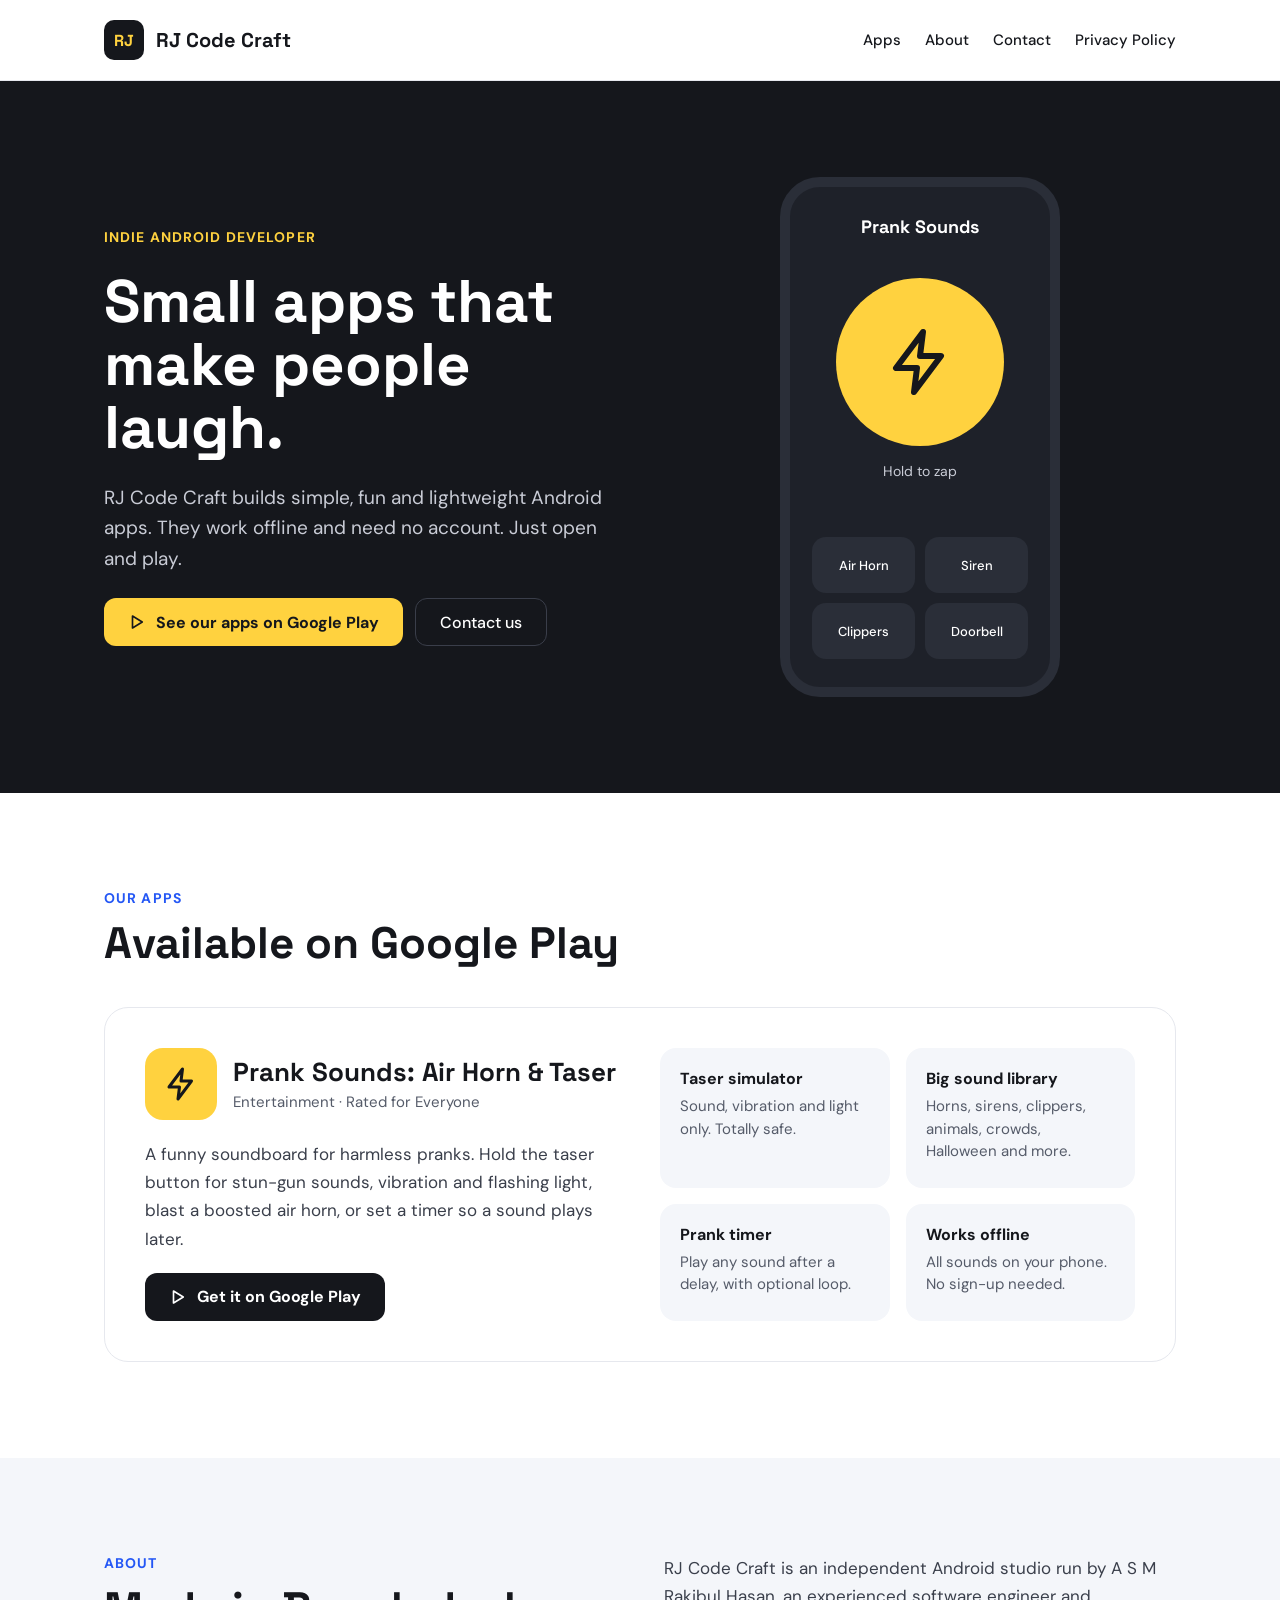
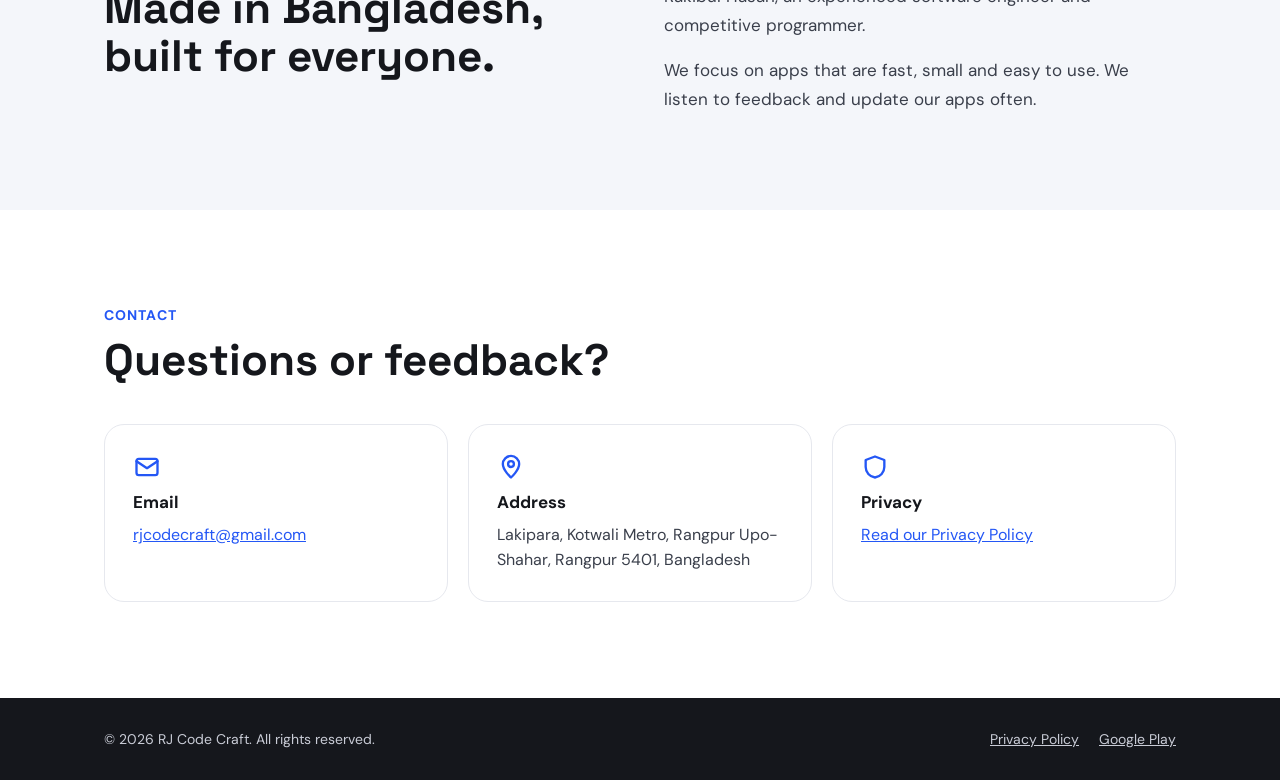
<file: index.html>
<!doctype html>
<html lang="en">
<head>
  <meta charset="utf-8">
  <meta name="viewport" content="width=device-width, initial-scale=1">
  <title>RJ Code Craft | Fun, lightweight Android apps</title>
  <meta name="description" content="RJ Code Craft is an indie Android developer from Bangladesh making simple, fun and lightweight apps like Prank Sounds: Air Horn & Taser.">
  <meta name="theme-color" content="#15171C">

  <meta property="og:type" content="website">
  <meta property="og:site_name" content="RJ Code Craft">
  <meta property="og:title" content="RJ Code Craft | Fun, lightweight Android apps">
  <meta property="og:description" content="Simple, fun and lightweight Android apps. Work offline, no account needed.">
  <meta name="twitter:card" content="summary">

  <link rel="icon" href="assets/favicon.svg" type="image/svg+xml">
  <link rel="preconnect" href="https://fonts.googleapis.com">
  <link rel="preconnect" href="https://fonts.gstatic.com" crossorigin>
  <link href="https://fonts.googleapis.com/css2?family=Space+Grotesk:wght@500;700&family=DM+Sans:wght@400;500;700&display=swap" rel="stylesheet">
  <link rel="stylesheet" href="styles.css">
</head>
<body>
  <a class="skip-link" href="#main">Skip to content</a>

  <header class="site-header">
    <div class="container">
      <a class="brand" href="#top">
        <span class="brand-mark" aria-hidden="true">RJ</span>
        <span class="brand-name">RJ Code Craft</span>
      </a>
      <nav class="site-nav" aria-label="Main">
        <a href="#apps">Apps</a>
        <a href="#about">About</a>
        <a href="#contact">Contact</a>
        <a href="https://sites.google.com/view/rj-code-craft/privacy-policy">Privacy Policy</a>
      </nav>
    </div>
  </header>

  <main id="main">
    <section id="top" class="hero">
      <div class="container section hero-grid">
        <div class="hero-copy">
          <span class="eyebrow">Indie Android developer</span>
          <h1>Small apps that make people laugh.</h1>
          <p class="hero-lede">RJ Code Craft builds simple, fun and lightweight Android apps. They work offline and need no account. Just open and play.</p>
          <div class="actions">
            <a class="btn btn-accent" href="https://play.google.com/store/apps/developer?id=RJ+Code+Craft">
              <svg width="18" height="18" viewBox="0 0 24 24" fill="none" stroke="currentColor" stroke-width="2.2" stroke-linecap="round" stroke-linejoin="round" aria-hidden="true"><path d="M6 4l13 8-13 8z"/></svg>
              See our apps on Google Play
            </a>
            <a class="btn btn-outline" href="#contact">Contact us</a>
          </div>
        </div>

        <div class="phone-wrap" aria-hidden="true">
          <div class="phone">
            <span class="phone-title">Prank Sounds</span>
            <div class="phone-zap">
              <svg width="72" height="72" viewBox="0 0 24 24" fill="none" stroke="#15171C" stroke-width="2" stroke-linecap="round" stroke-linejoin="round"><path d="M13 2L4 14h7l-1 8 9-12h-7z"/></svg>
            </div>
            <span class="phone-hint">Hold to zap</span>
            <div class="phone-pads">
              <span>Air Horn</span>
              <span>Siren</span>
              <span>Clippers</span>
              <span>Doorbell</span>
            </div>
          </div>
        </div>
      </div>
    </section>

    <section id="apps" class="container section apps">
      <div class="section-head">
        <span class="eyebrow">Our apps</span>
        <h2 class="section-title">Available on Google Play</h2>
      </div>

      <article class="app-card">
        <div class="app-main">
          <div class="app-head">
            <div class="app-icon" aria-hidden="true">
              <svg width="36" height="36" viewBox="0 0 24 24" fill="none" stroke="#15171C" stroke-width="2" stroke-linecap="round" stroke-linejoin="round"><path d="M13 2L4 14h7l-1 8 9-12h-7z"/></svg>
            </div>
            <div class="app-meta">
              <h3>Prank Sounds: Air Horn &amp; Taser</h3>
              <span>Entertainment · Rated for Everyone</span>
            </div>
          </div>
          <p class="app-desc">A funny soundboard for harmless pranks. Hold the taser button for stun-gun sounds, vibration and flashing light, blast a boosted air horn, or set a timer so a sound plays later.</p>
          <a class="btn btn-dark" href="https://play.google.com/store/apps/details?id=prank.airhornfarthaircutclippersound.hiprank.funnysound">
            <svg width="18" height="18" viewBox="0 0 24 24" fill="none" stroke="currentColor" stroke-width="2.2" stroke-linecap="round" stroke-linejoin="round" aria-hidden="true"><path d="M6 4l13 8-13 8z"/></svg>
            Get it on Google Play
          </a>
        </div>

        <ul class="features">
          <li><strong>Taser simulator</strong><span>Sound, vibration and light only. Totally safe.</span></li>
          <li><strong>Big sound library</strong><span>Horns, sirens, clippers, animals, crowds, Halloween and more.</span></li>
          <li><strong>Prank timer</strong><span>Play any sound after a delay, with optional loop.</span></li>
          <li><strong>Works offline</strong><span>All sounds on your phone. No sign-up needed.</span></li>
        </ul>
      </article>
    </section>

    <section id="about" class="about">
      <div class="container section about-grid">
        <div class="section-head">
          <span class="eyebrow">About</span>
          <h2 class="section-title">Made in Bangladesh, built for everyone.</h2>
        </div>
        <div class="about-body">
          <p>RJ Code Craft is an independent Android studio run by A S M Rakibul Hasan, an experienced software engineer and competitive programmer.</p>
          <p>We focus on apps that are fast, small and easy to use. We listen to feedback and update our apps often.</p>
        </div>
      </div>
    </section>

    <section id="contact" class="container section contact">
      <div class="section-head">
        <span class="eyebrow">Contact</span>
        <h2 class="section-title">Questions or feedback?</h2>
      </div>
      <div class="contact-grid">
        <div class="contact-card">
          <svg width="28" height="28" viewBox="0 0 24 24" fill="none" stroke="#2457F5" stroke-width="2" stroke-linecap="round" stroke-linejoin="round" aria-hidden="true"><rect x="3" y="5" width="18" height="14" rx="2"/><path d="M3 7l9 6 9-6"/></svg>
          <strong>Email</strong>
          <a href="mailto:rjcodecraft@gmail.com">rjcodecraft@gmail.com</a>
        </div>
        <div class="contact-card">
          <svg width="28" height="28" viewBox="0 0 24 24" fill="none" stroke="#2457F5" stroke-width="2" stroke-linecap="round" stroke-linejoin="round" aria-hidden="true"><path d="M12 21s-7-6.2-7-11.5A7 7 0 0 1 19 9.5C19 14.8 12 21 12 21z"/><circle cx="12" cy="9.5" r="2.5"/></svg>
          <strong>Address</strong>
          <address>Lakipara, Kotwali Metro, Rangpur Upo-Shahar, Rangpur 5401, Bangladesh</address>
        </div>
        <div class="contact-card">
          <svg width="28" height="28" viewBox="0 0 24 24" fill="none" stroke="#2457F5" stroke-width="2" stroke-linecap="round" stroke-linejoin="round" aria-hidden="true"><path d="M12 3l8 3v6c0 4.5-3.4 8.3-8 9-4.6-.7-8-4.5-8-9V6z"/></svg>
          <strong>Privacy</strong>
          <a href="https://sites.google.com/view/rj-code-craft/privacy-policy">Read our Privacy Policy</a>
        </div>
      </div>
    </section>
  </main>

  <footer class="site-footer">
    <div class="container">
      <span>© 2026 RJ Code Craft. All rights reserved.</span>
      <div class="footer-links">
        <a href="https://sites.google.com/view/rj-code-craft/privacy-policy">Privacy Policy</a>
        <a href="https://play.google.com/store/apps/developer?id=RJ+Code+Craft">Google Play</a>
      </div>
    </div>
  </footer>
</body>
</html>
</file>
<file: styles.css>
/* RJ Code Craft: shared styles */

:root {
  --ink: #15171c;
  --ink-2: #1e2129;
  --ink-3: #2a2e38;
  --line-dark: #3a3e4a;
  --text: #3a3f4b;
  --muted: #555b69;
  --on-dark: #c9ccd6;
  --line: #e6e8ee;
  --soft: #f4f6fa;
  --white: #ffffff;
  --blue: #2457f5;
  --accent: #ffd23f;

  --font-display: "Space Grotesk", system-ui, sans-serif;
  --font-body: "DM Sans", system-ui, sans-serif;
  --container: 1120px;
}

*,
*::before,
*::after {
  box-sizing: border-box;
}

html {
  scroll-behavior: smooth;
}

body {
  margin: 0;
  font-family: var(--font-body);
  color: var(--ink);
  background: var(--white);
  -webkit-font-smoothing: antialiased;
}

a {
  color: var(--blue);
}

a:hover {
  color: var(--ink);
}

:focus-visible {
  outline: 3px solid var(--blue);
  outline-offset: 3px;
}

h1,
h2,
h3 {
  margin: 0;
  font-family: var(--font-display);
  font-weight: 700;
}

p {
  margin: 0;
}

.container {
  max-width: var(--container);
  margin: 0 auto;
  padding-left: 24px;
  padding-right: 24px;
}

.skip-link {
  position: absolute;
  left: 16px;
  top: -100px;
  z-index: 10;
  padding: 12px 16px;
  border-radius: 8px;
  background: var(--ink);
  color: var(--white);
}

.skip-link:focus {
  top: 16px;
}

/* Header */

.site-header {
  border-bottom: 1px solid var(--line);
}

.site-header .container {
  display: flex;
  align-items: center;
  justify-content: space-between;
  flex-wrap: wrap;
  gap: 16px;
  padding-top: 20px;
  padding-bottom: 20px;
}

.brand {
  display: flex;
  align-items: center;
  gap: 12px;
  color: var(--ink);
  text-decoration: none;
}

.brand-mark {
  width: 40px;
  height: 40px;
  border-radius: 10px;
  background: var(--ink);
  color: var(--accent);
  display: flex;
  align-items: center;
  justify-content: center;
  font-family: var(--font-display);
  font-weight: 700;
  font-size: 16px;
}

.brand-name {
  font-family: var(--font-display);
  font-weight: 700;
  font-size: 20px;
}

.site-nav {
  display: flex;
  flex-wrap: wrap;
  gap: 8px 24px;
  font-size: 15px;
  font-weight: 500;
}

.site-nav a {
  color: var(--ink);
  text-decoration: none;
  padding: 6px 0;
}

.site-nav a:hover,
.site-nav a[aria-current="page"] {
  color: var(--blue);
}

/* Buttons */

.btn {
  display: inline-flex;
  align-items: center;
  gap: 10px;
  min-height: 48px;
  padding: 0 24px;
  border-radius: 12px;
  font-weight: 700;
  font-size: 16px;
  text-decoration: none;
  transition: transform 0.15s ease, background-color 0.15s ease;
}

.btn:hover {
  transform: translateY(-1px);
}

.btn-accent {
  background: var(--accent);
  color: var(--ink);
}

.btn-accent:hover {
  color: var(--ink);
}

.btn-outline {
  border: 1.5px solid var(--line-dark);
  color: var(--white);
  font-weight: 500;
}

.btn-outline:hover {
  color: var(--white);
  border-color: var(--on-dark);
}

.btn-dark {
  align-self: flex-start;
  background: var(--ink);
  color: var(--white);
}

.btn-dark:hover {
  color: var(--white);
  background: var(--ink-3);
}

/* Sections */

.section {
  padding-top: 96px;
  padding-bottom: 96px;
}

.section-head {
  display: flex;
  flex-direction: column;
  gap: 12px;
}

.eyebrow {
  font-size: 14px;
  font-weight: 700;
  letter-spacing: 0.08em;
  text-transform: uppercase;
  color: var(--blue);
}

.section-title {
  font-size: 44px;
  line-height: 1.1;
}

/* Hero */

.hero {
  background: var(--ink);
  color: var(--white);
}

.hero-grid {
  display: grid;
  grid-template-columns: repeat(auto-fit, minmax(300px, 1fr));
  gap: 48px;
  align-items: center;
}

.hero-copy {
  display: flex;
  flex-direction: column;
  gap: 24px;
}

.hero .eyebrow {
  color: var(--accent);
}

.hero h1 {
  font-size: 60px;
  line-height: 1.05;
}

.hero-lede {
  font-size: 19px;
  line-height: 1.6;
  color: var(--on-dark);
  max-width: 520px;
}

.actions {
  display: flex;
  flex-wrap: wrap;
  gap: 12px;
}

/* Drawn phone mockup */

.phone-wrap {
  display: flex;
  justify-content: center;
}

.phone {
  width: 280px;
  height: 520px;
  border-radius: 40px;
  border: 10px solid var(--ink-3);
  background: var(--ink-2);
  padding: 28px 22px;
  display: flex;
  flex-direction: column;
  align-items: center;
  gap: 16px;
}

.phone-title {
  font-family: var(--font-display);
  font-weight: 700;
  font-size: 18px;
}

.phone-zap {
  width: 168px;
  height: 168px;
  margin-top: 24px;
  border-radius: 50%;
  background: var(--accent);
  display: flex;
  align-items: center;
  justify-content: center;
}

.phone-hint {
  font-size: 14px;
  color: var(--on-dark);
}

.phone-pads {
  display: grid;
  grid-template-columns: 1fr 1fr;
  gap: 10px;
  width: 100%;
  margin-top: auto;
}

.phone-pads span {
  height: 56px;
  border-radius: 14px;
  background: var(--ink-3);
  display: flex;
  align-items: center;
  justify-content: center;
  font-size: 13px;
  font-weight: 500;
}

/* Apps */

.apps {
  display: flex;
  flex-direction: column;
  gap: 40px;
}

.app-card {
  border: 1px solid var(--line);
  border-radius: 24px;
  padding: 40px;
  display: grid;
  grid-template-columns: repeat(auto-fit, minmax(300px, 1fr));
  gap: 40px;
}

.app-main {
  display: flex;
  flex-direction: column;
  gap: 20px;
}

.app-head {
  display: flex;
  align-items: center;
  gap: 16px;
}

.app-icon {
  width: 72px;
  height: 72px;
  flex-shrink: 0;
  border-radius: 18px;
  background: var(--accent);
  display: flex;
  align-items: center;
  justify-content: center;
}

.app-meta {
  display: flex;
  flex-direction: column;
  gap: 4px;
}

.app-meta h3 {
  font-size: 26px;
  line-height: 1.2;
}

.app-meta span {
  font-size: 15px;
  color: var(--muted);
}

.app-desc {
  font-size: 17px;
  line-height: 1.65;
  color: var(--text);
}

.features {
  margin: 0;
  padding: 0;
  list-style: none;
  display: grid;
  grid-template-columns: repeat(auto-fit, minmax(220px, 1fr));
  gap: 16px;
}

.features li {
  background: var(--soft);
  border-radius: 16px;
  padding: 20px;
  display: flex;
  flex-direction: column;
  gap: 6px;
}

.features strong {
  font-size: 16px;
}

.features span {
  font-size: 15px;
  line-height: 1.5;
  color: var(--muted);
}

/* About */

.about {
  background: var(--soft);
}

.about-grid {
  display: grid;
  grid-template-columns: repeat(auto-fit, minmax(300px, 1fr));
  gap: 48px;
}

.about-body {
  display: flex;
  flex-direction: column;
  gap: 16px;
  font-size: 17px;
  line-height: 1.7;
  color: var(--text);
}

/* Contact */

.contact {
  display: flex;
  flex-direction: column;
  gap: 40px;
}

.contact-grid {
  display: grid;
  grid-template-columns: repeat(auto-fit, minmax(260px, 1fr));
  gap: 20px;
}

.contact-card {
  border: 1px solid var(--line);
  border-radius: 20px;
  padding: 28px;
  display: flex;
  flex-direction: column;
  gap: 10px;
}

.contact-card strong {
  font-size: 17px;
}

.contact-card a,
.contact-card address {
  font-size: 16px;
  font-style: normal;
  line-height: 1.55;
  color: var(--text);
}

.contact-card a {
  color: var(--blue);
}

/* Footer */

.site-footer {
  background: var(--ink);
  color: var(--on-dark);
}

.site-footer .container {
  display: flex;
  justify-content: space-between;
  flex-wrap: wrap;
  gap: 16px;
  padding-top: 32px;
  padding-bottom: 32px;
  font-size: 14px;
}

.footer-links {
  display: flex;
  flex-wrap: wrap;
  gap: 20px;
}

.site-footer a {
  color: var(--on-dark);
}

.site-footer a:hover {
  color: var(--white);
}

/* 404 */

.not-found {
  min-height: 60vh;
  display: flex;
  flex-direction: column;
  justify-content: center;
  align-items: flex-start;
  gap: 20px;
}

.not-found h1 {
  font-size: 60px;
}

.not-found p {
  font-size: 19px;
  color: var(--text);
}

/* Phone width */

@media (max-width: 640px) {
  .section {
    padding-top: 64px;
    padding-bottom: 64px;
  }

  .container {
    padding-left: 16px;
    padding-right: 16px;
  }

  .hero h1 {
    font-size: 40px;
  }

  .section-title {
    font-size: 32px;
  }

  .app-card {
    padding: 24px;
  }

  .app-card,
  .hero-grid,
  .about-grid,
  .contact-grid,
  .features {
    grid-template-columns: 1fr;
  }

  .phone {
    width: 260px;
    height: 480px;
  }
}

@media (prefers-reduced-motion: reduce) {
  html {
    scroll-behavior: auto;
  }

  .btn {
    transition: none;
  }
}
</file>
